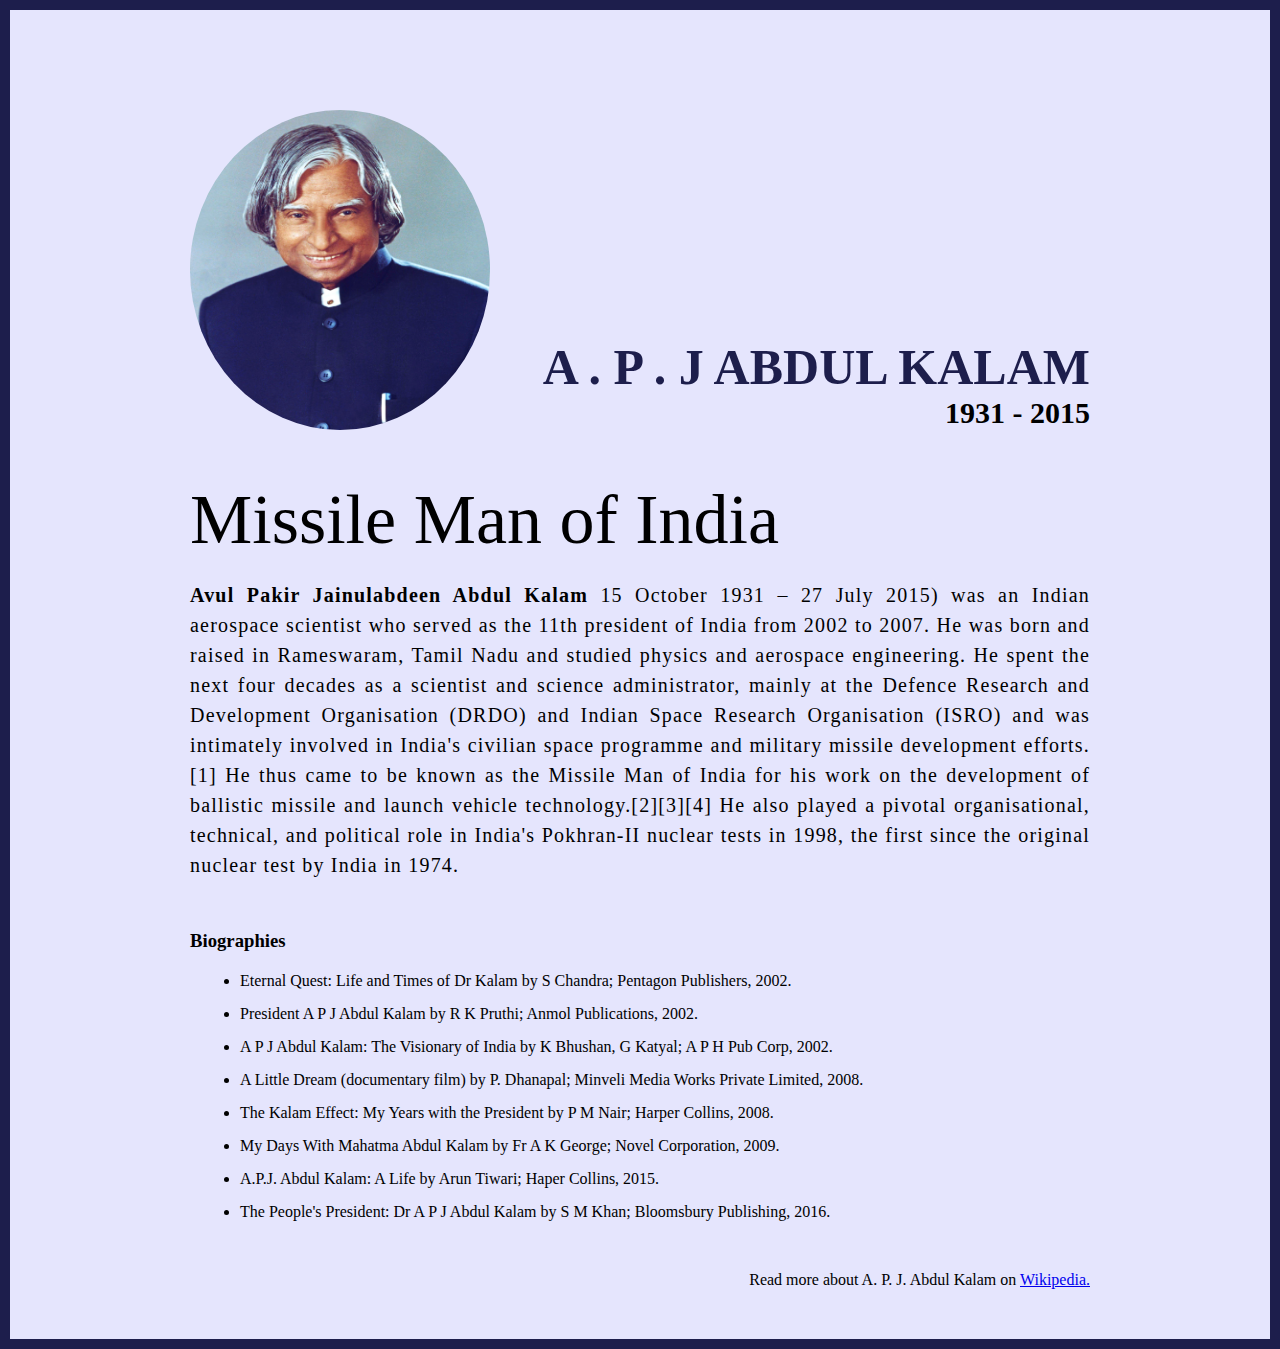
<file: 10-Practice-Project-Html-CSS-deploy-projects/Project 1/index.html>
<!DOCTYPE html>
<html lang="en">
  <head>
    <meta charset="UTF-8" />

    <meta http-equiv="X-UA-Compatible" content="IE=edge" />

    <meta name="viewport" content="width=device-width, initial-scale=1.0" />
    <title>The Tribute Website | A.P. J Abdul Kalam</title>
    <link rel="stylesheet" href="style.css" />
  </head>
  <body>
    <div class="container">
      <div class="content">
        <section class="top_section">
          <div class="image_container">
            <img src="./images/apj.jpg" alt="tribute" />
          </div>
          <div>
            <h1>A . P . J Abdul Kalam</h1>
            <h4>1931 - 2015</h4>
          </div>
        </section>
        <section class="about_section">
          <h2>Missile Man of India</h2>
          <p>
            <b>Avul Pakir Jainulabdeen Abdul Kalam</b> 15 October 1931 – 27 July
            2015) was an Indian aerospace scientist who served as the 11th
            president of India from 2002 to 2007. He was born and raised in
            Rameswaram, Tamil Nadu and studied physics and aerospace
            engineering. He spent the next four decades as a scientist and
            science administrator, mainly at the Defence Research and
            Development Organisation (DRDO) and Indian Space Research
            Organisation (ISRO) and was intimately involved in India's civilian
            space programme and military missile development efforts.[1] He thus
            came to be known as the Missile Man of India for his work on the
            development of ballistic missile and launch vehicle
            technology.[2][3][4] He also played a pivotal organisational,
            technical, and political role in India's Pokhran-II nuclear tests in
            1998, the first since the original nuclear test by India in 1974.
          </p>
        </section>
        <section class="biography_section">
          <h3>Biographies</h3>
          <ul>
            <li>
              Eternal Quest: Life and Times of Dr Kalam by S Chandra; Pentagon
              Publishers, 2002.
            </li>
            <li>
              President A P J Abdul Kalam by R K Pruthi; Anmol Publications,
              2002.
            </li>
            <li>
              A P J Abdul Kalam: The Visionary of India by K Bhushan, G Katyal;
              A P H Pub Corp, 2002.
            </li>
            <li>
              A Little Dream (documentary film) by P. Dhanapal; Minveli Media
              Works Private Limited, 2008.
            </li>
            <li>
              The Kalam Effect: My Years with the President by P M Nair; Harper
              Collins, 2008.
            </li>
            <li>
              My Days With Mahatma Abdul Kalam by Fr A K George; Novel
              Corporation, 2009.
            </li>
            <li>
              A.P.J. Abdul Kalam: A Life by Arun Tiwari; Haper Collins, 2015.
            </li>
            <li>
              The People's President: Dr A P J Abdul Kalam by S M Khan;
              Bloomsbury Publishing, 2016.
            </li>
          </ul>
        </section>
        <footer>
          <p>
            Read more about A. P. J. Abdul Kalam on
            <a href="https://en.wikipedia.org/wiki/A._P._J._Abdul_Kalam"
              >Wikipedia.</a
            >
          </p>
        </footer>
      </div>
    </div>
  </body>
</html>
</file>
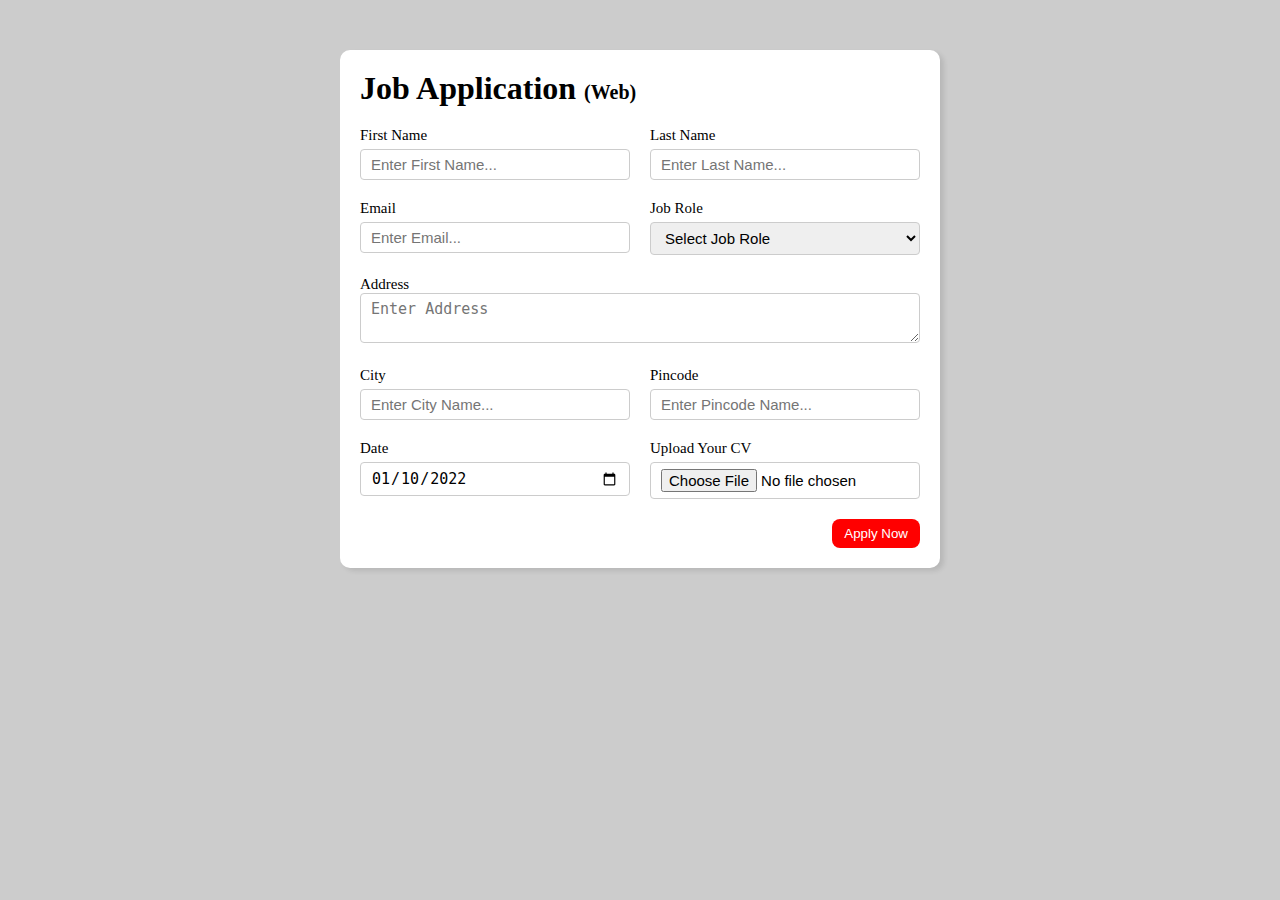
<file: 10-Practice-Project-Html-CSS-deploy-projects/Project 2/index.html>
<!DOCTYPE html>
<html lang="en">
  <head>
    <meta charset="UTF-8" />
    <meta http-equiv="X-UA-Compatible" content="IE=edge" />
    <meta name="viewport" content="width=device-width, initial-scale=1.0" />
    <title>Job Application Form</title>
    <link rel="stylesheet" href="style.css" />
  </head>
  <body>
    <div class="container">
      <div class="apply_box">
        <h1>
          Job Application
          <span class="title_small">(Web)</span>
        </h1>
        <form action="">
          <div class="form_container">
            <div class="form_control">
              <label for="first_name"> First Name </label>
              <input
                id="first_name"
                name="first_name"
                placeholder="Enter First Name..."
              />
            </div>
            <div class="form_control">
              <label for="last_name"> Last Name </label>
              <input
                id="last_name"
                name="last_name"
                placeholder="Enter Last Name..."
              />
            </div>
            <div class="form_control">
              <label for="email"> Email </label>
              <input
                type="email"
                id="email"
                name="email"
                placeholder="Enter Email..."
              />
            </div>
            <div class="form_control">
              <label for="job_role"> Job Role </label>
              <select id="job_role" name="job_role">
                <option value="">Select Job Role</option>
                <option value="frontend">Frontend Developer</option>
                <option value="backend">Backend Developer</option>
                <option value="full_stack">Full Stack Developer</option>
                <option value="ui_ux">UI UX Designer</option>
              </select>
            </div>
            <div class="textarea_control">
              <label for="address"> Address </label>
              <textarea
                id="address"
                name="address"
                row="4"
                cols="50"
                placeholder="Enter Address"
              ></textarea>
            </div>
            <div class="form_control">
              <label for="city"> City </label>
              <input id="city" name="city" placeholder="Enter City Name..." />
            </div>
            <div class="form_control">
              <label for="pincode"> Pincode </label>
              <input
                type="number"
                id="pincode"
                name="pincode"
                placeholder="Enter Pincode Name..."
              />
            </div>
            <div class="form_control">
              <label for="date"> Date </label>
              <input value="2022-01-10" type="date" id="date" name="date" />
            </div>
            <div class="form_control">
              <label for="upload"> Upload Your CV </label>
              <input type="file" id="upload" name="upload" />
            </div>
          </div>
          <div class="button_container">
            <button type="submit">Apply Now</button>
          </div>
        </form>
      </div>
    </div>
  </body>
</html>
</file>
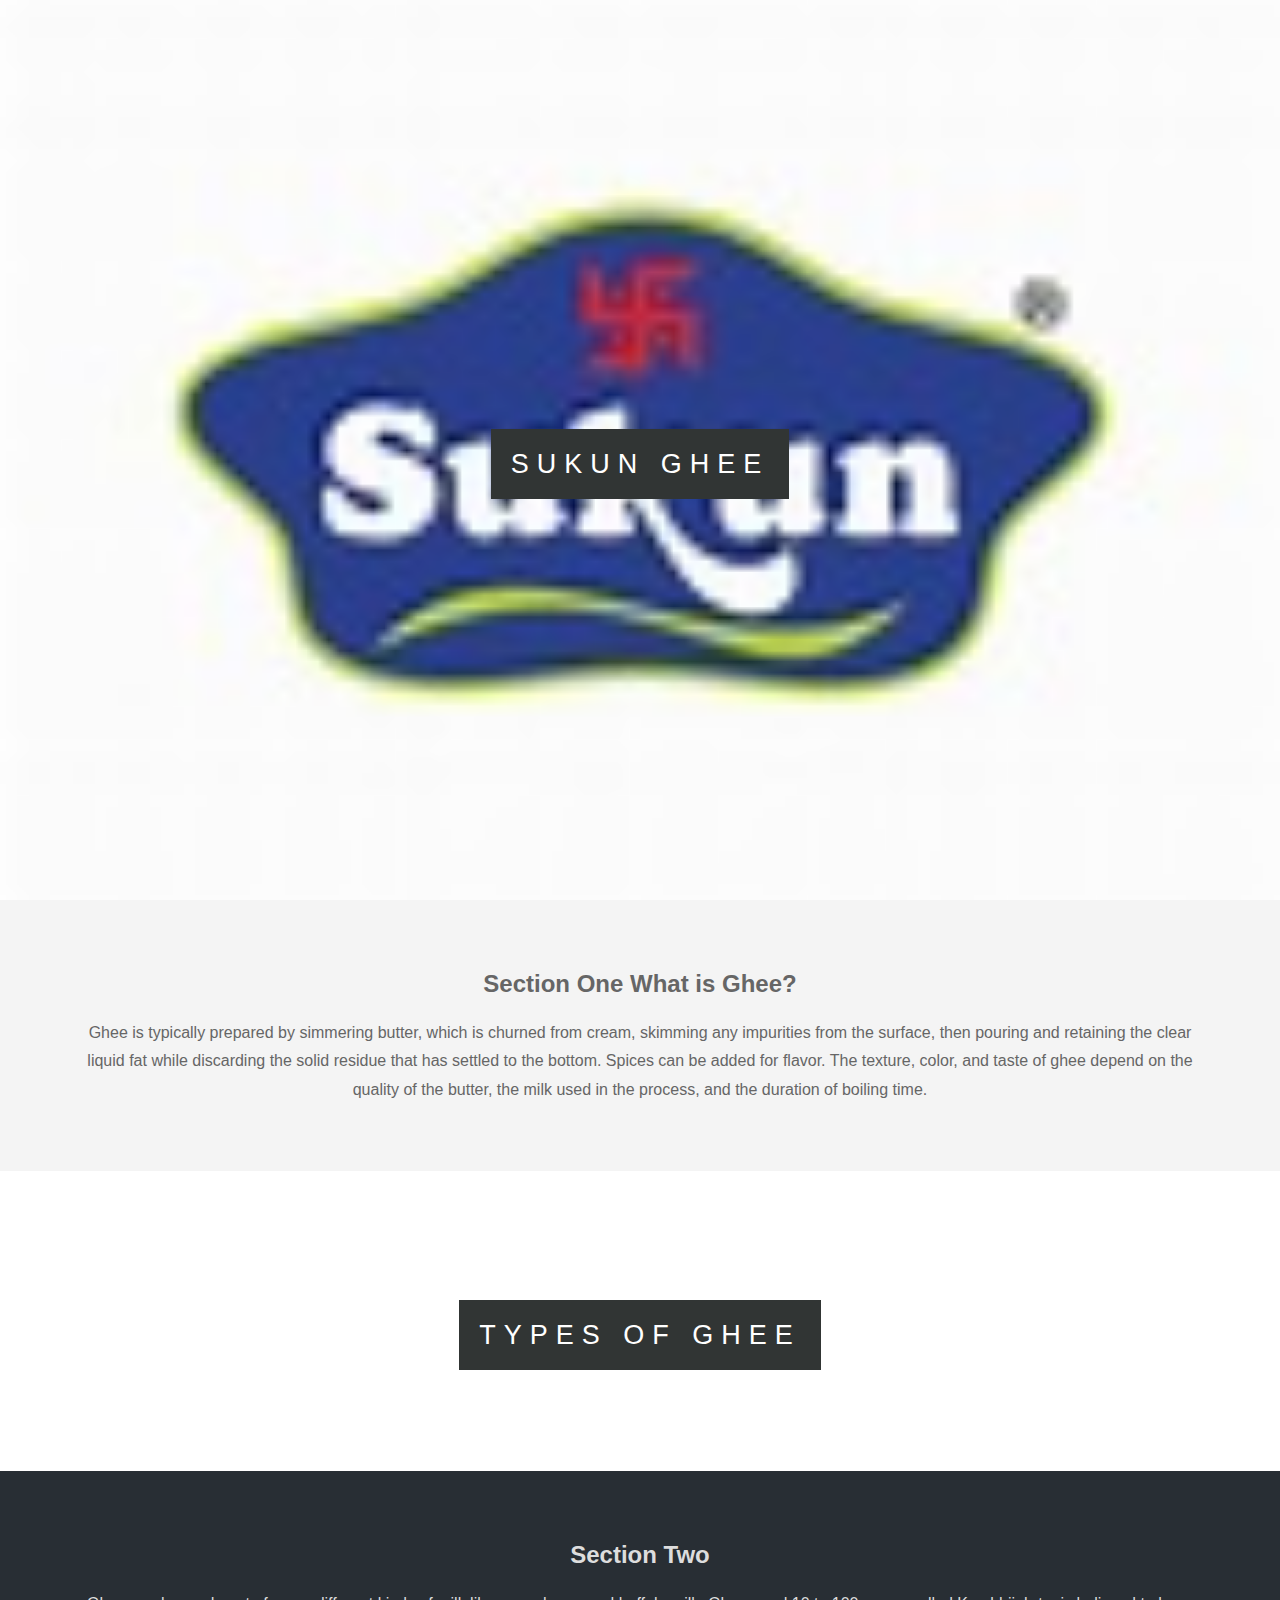
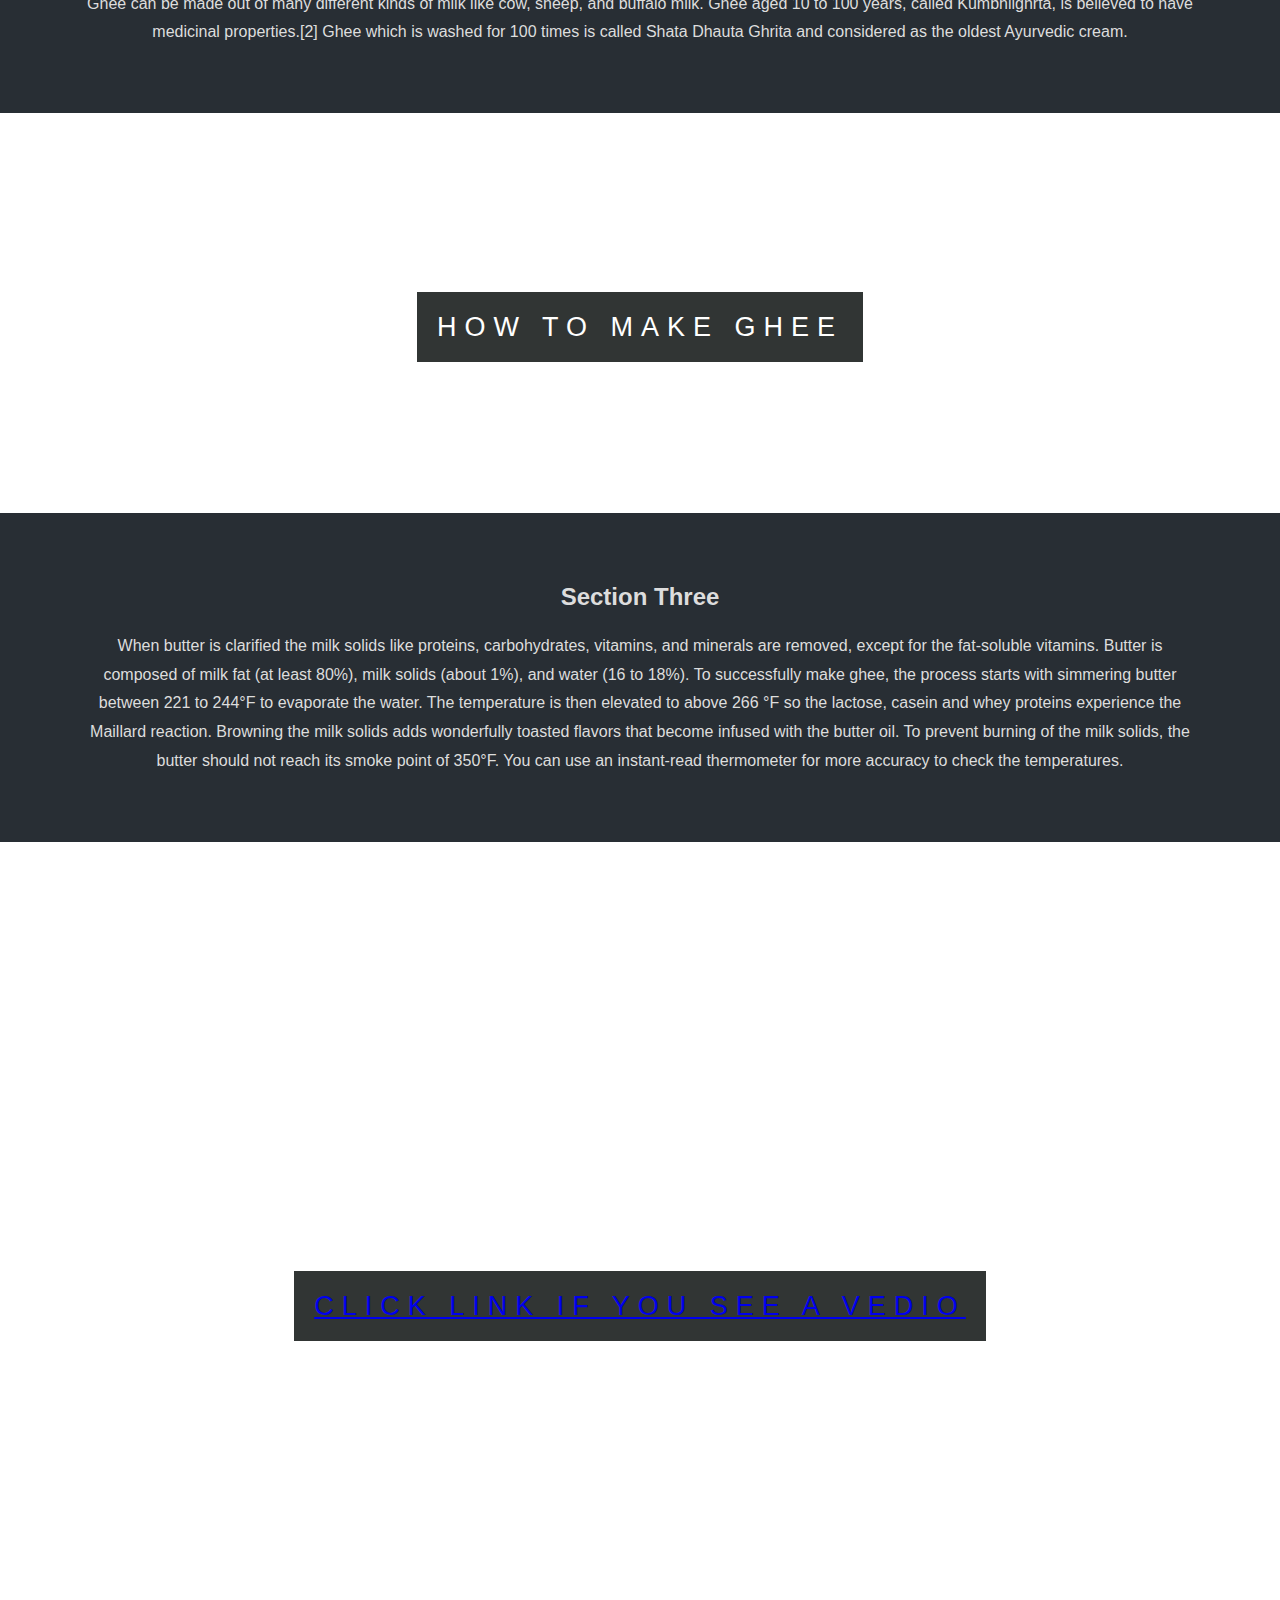
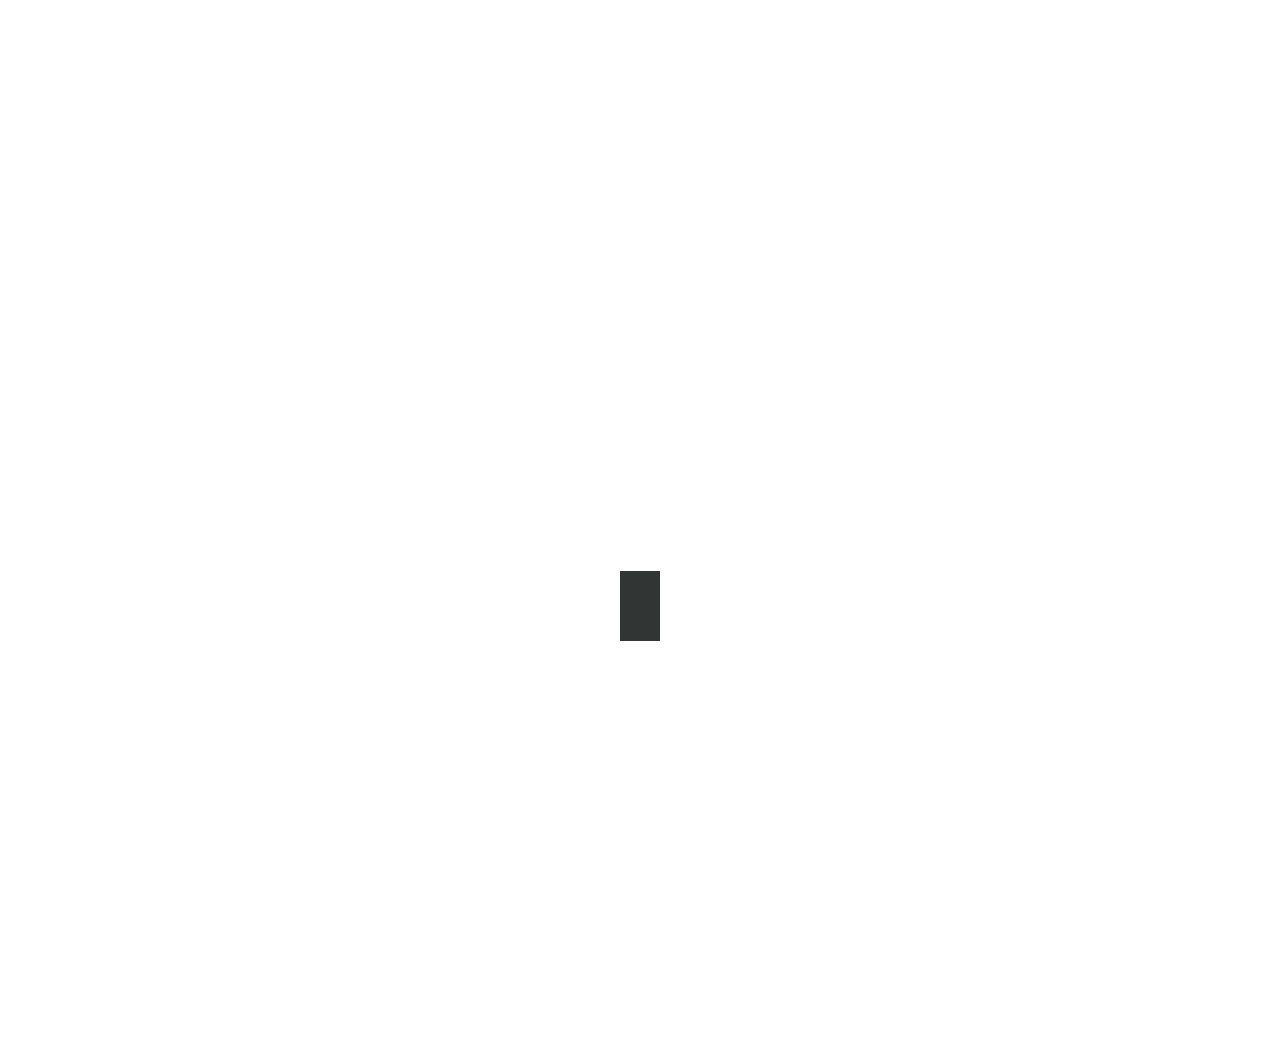
<file: 10-Practice-Project-Html-CSS-deploy-projects/Project 3/index.html>
<!DOCTYPE html>
<html lang="en">

<head>
  <meta charset="UTF-8" />
  <meta http-equiv="X-UA-Compatible" content="IE=edge" />
  <meta name="viewport" content="width=device-width, initial-scale=1.0" />
  <title>SUKUN GHEE</title>
  <link rel="stylesheet" href="style.css" />
</head>

<body>
  <section class="pimg1">
    <div class="ptext">
      <span class="textBg"> SUKUN GHEE </span>
    </div>
  </section>
  <section class="section section-light">
    <h2>Section One What is Ghee?</h2>
    <p>Ghee is typically prepared by simmering butter, which is churned from cream, skimming any impurities from the
      surface, then pouring and retaining the clear liquid fat while discarding the solid residue that has settled to
      the bottom. Spices can be added for flavor. The texture, color, and taste of ghee depend on the quality of the
      butter, the milk used in the process, and the duration of boiling time.
    </p>
  </section>
  <section class="pimg2">
    <div class="ptext">
      <span class="textBg"> Types of Ghee</span>
    </div>
  </section>
  <section class="section section-dark">
    <h2>Section Two</h2>
    <p>
      Ghee can be made out of many different kinds of milk like cow, sheep, and buffalo milk. Ghee aged 10 to 100 years,
      called Kumbhiighrta, is believed to have medicinal properties.[2] Ghee which is washed for 100 times is called
      Shata Dhauta Ghrita and considered as the oldest Ayurvedic cream.
    </p>
  </section>
  <section class="pimg3">
    <div class="ptext">
      <span class="textBg"> How to Make Ghee </span>
    </div>
  </section>
  <section class="section section-dark">
    <h2>Section Three</h2>
    <p>
      When butter is clarified the milk solids like proteins, carbohydrates, vitamins, and minerals are removed, except
      for the fat-soluble vitamins. Butter is composed of milk fat (at least 80%), milk solids (about 1%), and water (16
      to 18%).

      To successfully make ghee, the process starts with simmering butter between 221 to 244°F to evaporate the water.
      The temperature is then elevated to above 266 °F so the lactose, casein and whey proteins experience the Maillard
      reaction.

      Browning the milk solids adds wonderfully toasted flavors that become infused with the butter oil. To prevent
      burning of the milk solids, the butter should not reach its smoke point of 350°F. You can use an instant-read
      thermometer for more accuracy to check the temperatures.
    </p>
  </section>
  <section class="pimg1">
    <div class="text">
      <span class="textBg">
        <a href="https://www.youtube.com/watch?v=iTK2v_j9rcY&ab_channel=SanjeevKapoorKhazana">Click link if you see a
          vedio </a>
      </span>
    </div>
  </section>
  <section class="pimg1">
    <div class="text">
      <span class="textBg">
        
      </span>
    </div>
  </section>
</body>

</html>
</file>
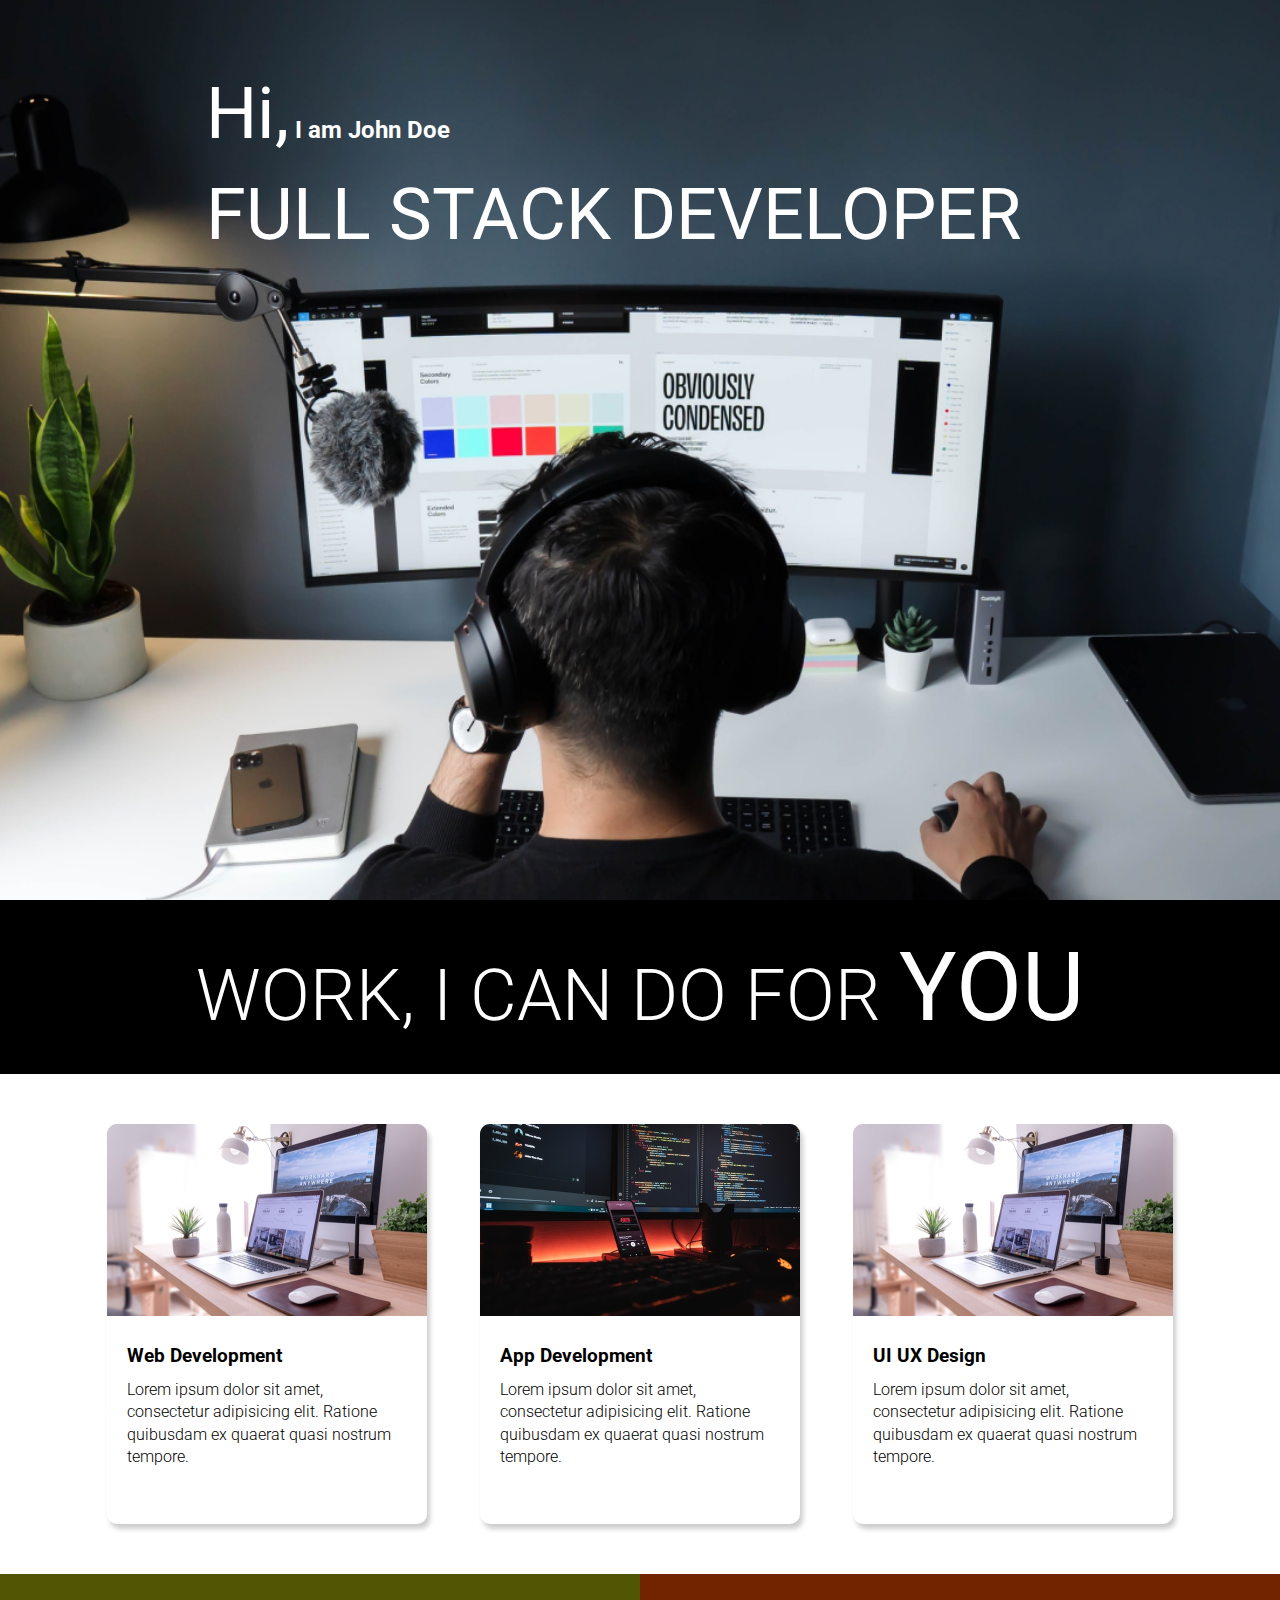
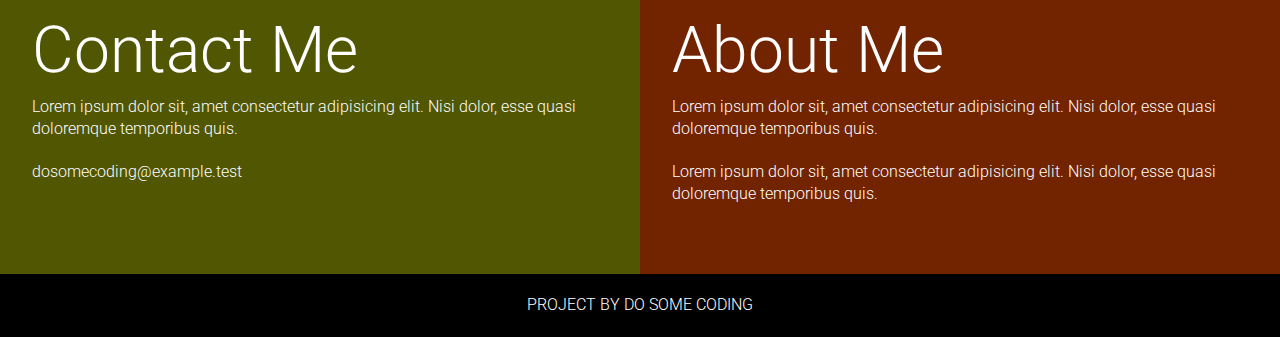
<file: 10-Practice-Project-Html-CSS-deploy-projects/Project 4/index.html>
<!DOCTYPE html>
<html lang="en">
  <head>
    <meta charset="UTF-8" />
    <meta http-equiv="X-UA-Compatible" content="IE=edge" />
    <meta name="viewport" content="width=device-width, initial-scale=1.0" />
    <title>Developer | Landing Page</title>
    <link rel="stylesheet" href="style.css" />
  </head>
  <body>
    <section class="hero_section">
      <div class="text_container">
        <h2><span class="lg_text">Hi,</span> I am John Doe</h2>
        <h1 class="lg_text">FULL STACK DEVELOPER</h1>
      </div>
    </section>
    <section class="black_box">
      <h2>WORK, I CAN DO FOR <span>YOU</span></h2>
    </section>
    <section class="work">
      <div class="grid_item">
        <div class="card">
          <div class="image_container">
            <img src="images/web.png" alt="web development" />
          </div>
          <div class="card_content">
            <h3>Web Development</h3>
            <p>
              Lorem ipsum dolor sit amet, consectetur adipisicing elit. Ratione
              quibusdam ex quaerat quasi nostrum tempore.
            </p>
          </div>
        </div>
      </div>
      <div class="grid_item">
        <div class="card">
          <div class="image_container">
            <img src="images/mobile.png" alt="app development" />
          </div>
          <div class="card_content">
            <h3>App Development</h3>
            <p>
              Lorem ipsum dolor sit amet, consectetur adipisicing elit. Ratione
              quibusdam ex quaerat quasi nostrum tempore.
            </p>
          </div>
        </div>
      </div>
      <div class="grid_item">
        <div class="card">
          <div class="image_container">
            <img src="images/web.png" alt="web development" />
          </div>
          <div class="card_content">
            <h3>UI UX Design</h3>
            <p>
              Lorem ipsum dolor sit amet, consectetur adipisicing elit. Ratione
              quibusdam ex quaerat quasi nostrum tempore.
            </p>
          </div>
        </div>
      </div>
    </section>
    <section class="bottom_section">
      <div class="contact">
        <h2>Contact Me</h2>
        <p>
          Lorem ipsum dolor sit, amet consectetur adipisicing elit. Nisi dolor,
          esse quasi doloremque temporibus quis.
        </p>
        <p>dosomecoding@example.test</p>
      </div>
      <div class="about">
        <h2>About Me</h2>

        <p>
          Lorem ipsum dolor sit, amet consectetur adipisicing elit. Nisi dolor,
          esse quasi doloremque temporibus quis.
        </p>
        <p>
          Lorem ipsum dolor sit, amet consectetur adipisicing elit. Nisi dolor,
          esse quasi doloremque temporibus quis.
        </p>
      </div>
    </section>
    <footer>Project By do some coding</footer>
  </body>
</html>
</file>
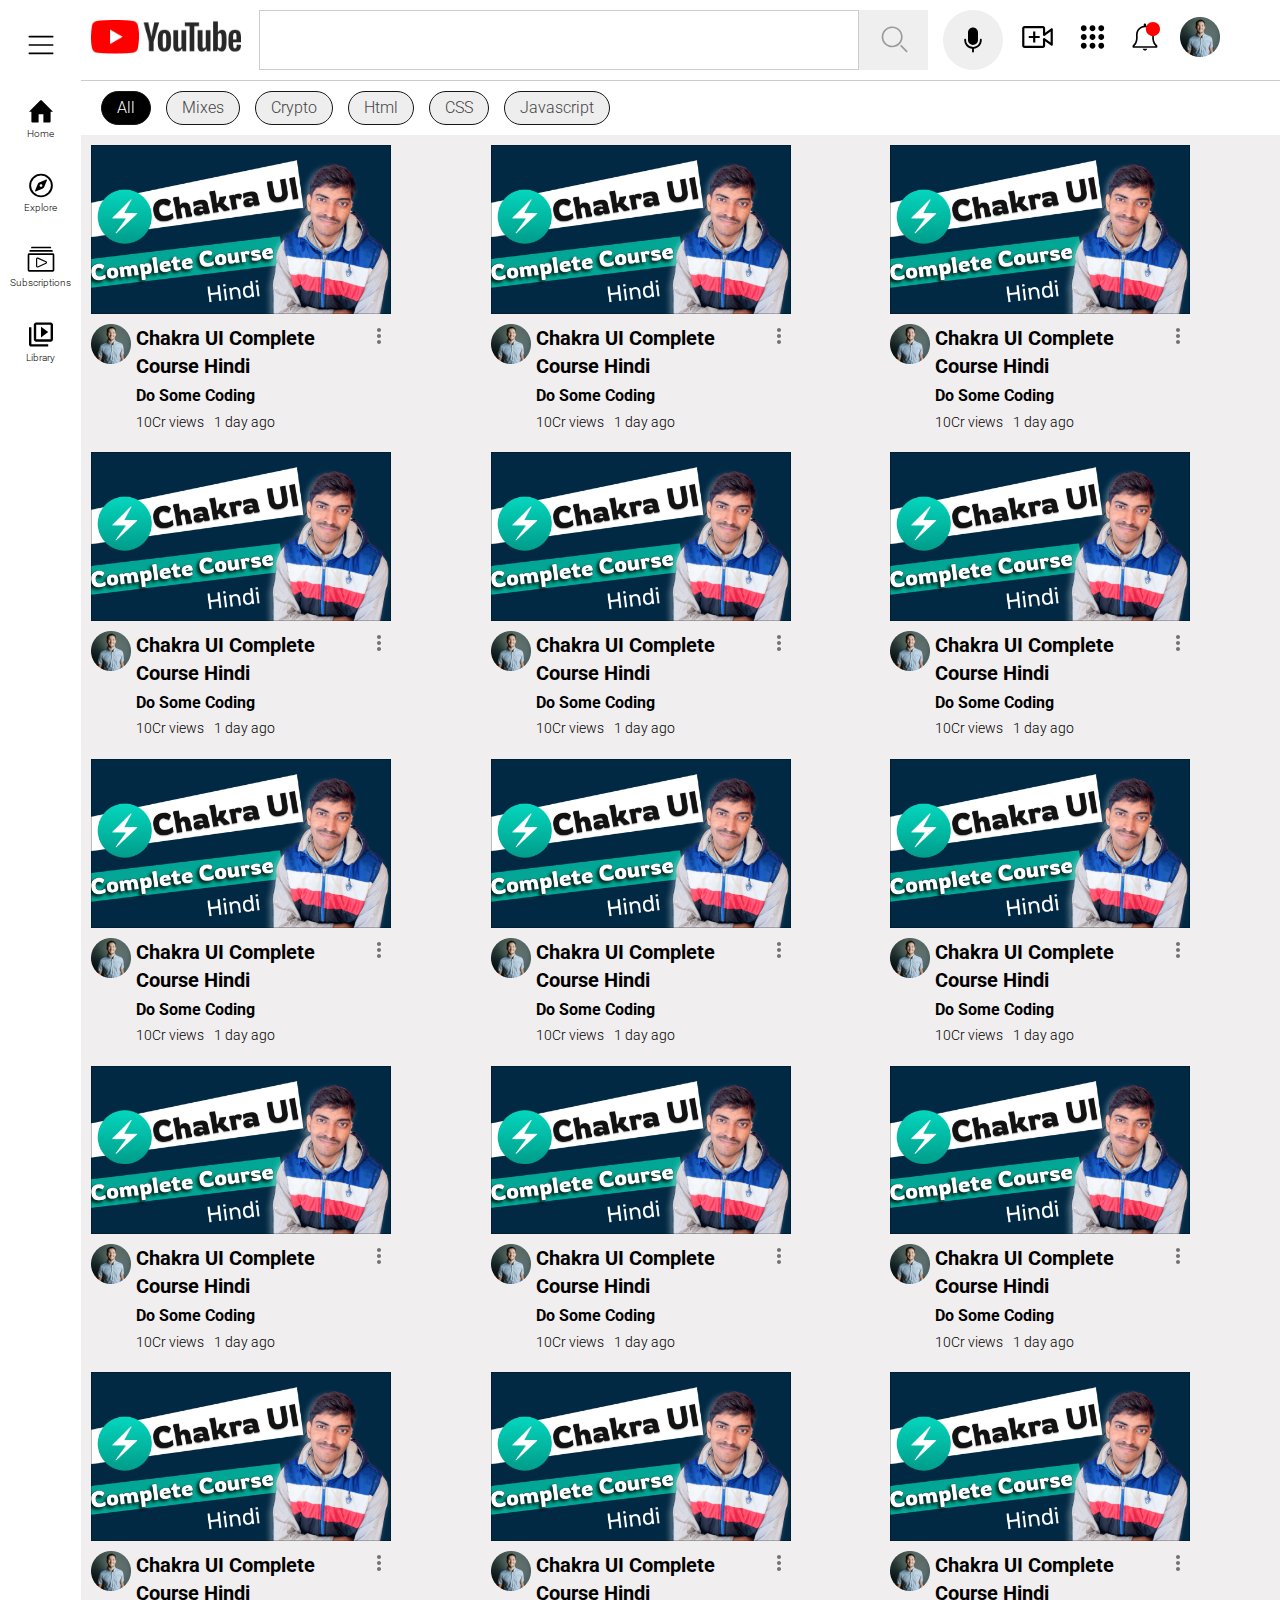
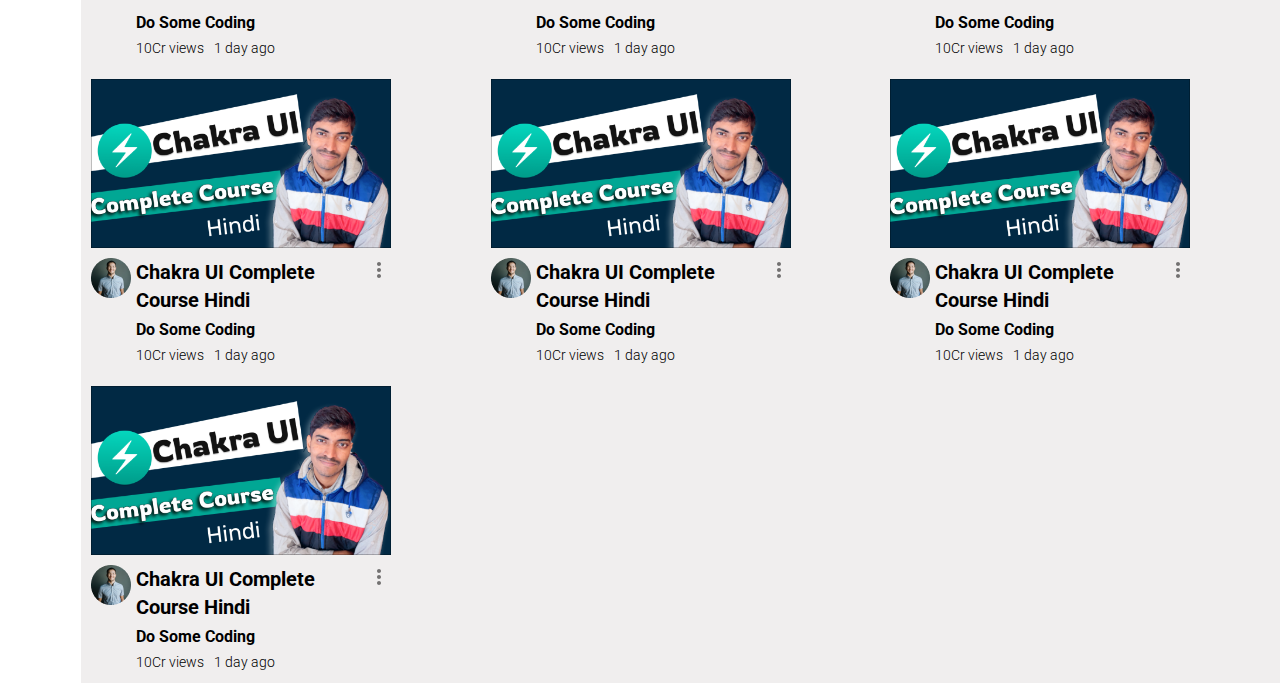
<file: 10-Practice-Project-Html-CSS-deploy-projects/Project 7/index.html>
<!DOCTYPE html>
<html lang="en">
  <head>
    <meta charset="UTF-8" />
    <meta http-equiv="X-UA-Compatible" content="IE=edge" />
    <meta name="viewport" content="width=device-width, initial-scale=1.0" />
    <title>Youtube Clone</title>
    <link rel="stylesheet" href="style.css" />
  </head>
  <body>
    <div class="container">
      <aside>
        <div class="bars">
          <img src="icons/bars.svg" alt="bars" />
        </div>

        <div class="side-icons">
          <i>
            <img src="icons/home.svg" alt="home" />
          </i>
          <p>Home</p>
        </div>
        <div class="side-icons">
          <i>
            <img src="icons/compass.svg" alt="explore" />
          </i>
          <p>Explore</p>
        </div>
        <div class="side-icons">
          <i>
            <img src="icons/video-gallary.svg" alt="gallary" />
          </i>
          <p>Subscriptions</p>
        </div>
        <div class="side-icons">
          <i>
            <img src="icons/video-library.svg" alt="library" />
          </i>
          <p>Library</p>
        </div>
      </aside>
      <div class="main-container">
        <header>
          <nav>
            <div class="logo">
              <img src="images/youtube-logo.png" alt="Youtube Logo" />
            </div>
            <div class="center-nav">
              <div class="search">
                <input type="text" />
                <button>
                  <img src="icons/search.svg" alt="search" />
                </button>
              </div>
              <div class="mic">
                <img src="icons/mic.svg" alt="mic" />
              </div>
            </div>
            <div class="side-nav">
              <i>
                <img src="icons/video-add.svg" alt="video add" />
              </i>
              <i>
                <img src="icons/dot-grid.svg" alt="grid" />
              </i>
              <i>
                <img src="icons/bell.svg" alt="bell" />
              </i>
              <i>
                <img src="images/avatar.png" alt="avatar" />
              </i>
            </div>
          </nav>
          <div class="tags">
            <div class="tag dark">All</div>
            <div class="tag light">Mixes</div>
            <div class="tag light">Crypto</div>
            <div class="tag light">Html</div>
            <div class="tag light">CSS</div>
            <div class="tag light">Javascript</div>
          </div>
        </header>
        <main>
          <div class="card-container">
            <div class="card">
              <img src="images/thumbnail.png" alt="thumbnail" />
              <div class="avatar-content">
                <div class="avatar">
                  <img src="images/avatar.png" alt="avatar" />
                </div>

                <div class="content">
                  <h3>Chakra UI Complete Course Hindi</h3>
                  <p class="channel-name">Do Some Coding</p>
                  <div class="content-status">
                    <p>10Cr views</p>
                    <p>1 day ago</p>
                  </div>
                </div>
                <div class="dots">
                  <img src="icons/dots.svg" alt="dots" />
                </div>
              </div>
            </div>
            <div class="card">
              <img src="images/thumbnail.png" alt="thumbnail" />
              <div class="avatar-content">
                <div class="avatar">
                  <img src="images/avatar.png" alt="avatar" />
                </div>

                <div class="content">
                  <h3>Chakra UI Complete Course Hindi</h3>
                  <p class="channel-name">Do Some Coding</p>
                  <div class="content-status">
                    <p>10Cr views</p>
                    <p>1 day ago</p>
                  </div>
                </div>
                <div class="dots">
                  <img src="icons/dots.svg" alt="dots" />
                </div>
              </div>
            </div>
            <div class="card">
              <img src="images/thumbnail.png" alt="thumbnail" />
              <div class="avatar-content">
                <div class="avatar">
                  <img src="images/avatar.png" alt="avatar" />
                </div>

                <div class="content">
                  <h3>Chakra UI Complete Course Hindi</h3>
                  <p class="channel-name">Do Some Coding</p>
                  <div class="content-status">
                    <p>10Cr views</p>
                    <p>1 day ago</p>
                  </div>
                </div>
                <div class="dots">
                  <img src="icons/dots.svg" alt="dots" />
                </div>
              </div>
            </div>
            <div class="card">
              <img src="images/thumbnail.png" alt="thumbnail" />
              <div class="avatar-content">
                <div class="avatar">
                  <img src="images/avatar.png" alt="avatar" />
                </div>

                <div class="content">
                  <h3>Chakra UI Complete Course Hindi</h3>
                  <p class="channel-name">Do Some Coding</p>
                  <div class="content-status">
                    <p>10Cr views</p>
                    <p>1 day ago</p>
                  </div>
                </div>
                <div class="dots">
                  <img src="icons/dots.svg" alt="dots" />
                </div>
              </div>
            </div>
            <div class="card">
              <img src="images/thumbnail.png" alt="thumbnail" />
              <div class="avatar-content">
                <div class="avatar">
                  <img src="images/avatar.png" alt="avatar" />
                </div>

                <div class="content">
                  <h3>Chakra UI Complete Course Hindi</h3>
                  <p class="channel-name">Do Some Coding</p>
                  <div class="content-status">
                    <p>10Cr views</p>
                    <p>1 day ago</p>
                  </div>
                </div>
                <div class="dots">
                  <img src="icons/dots.svg" alt="dots" />
                </div>
              </div>
            </div>
            <div class="card">
              <img src="images/thumbnail.png" alt="thumbnail" />
              <div class="avatar-content">
                <div class="avatar">
                  <img src="images/avatar.png" alt="avatar" />
                </div>

                <div class="content">
                  <h3>Chakra UI Complete Course Hindi</h3>
                  <p class="channel-name">Do Some Coding</p>
                  <div class="content-status">
                    <p>10Cr views</p>
                    <p>1 day ago</p>
                  </div>
                </div>
                <div class="dots">
                  <img src="icons/dots.svg" alt="dots" />
                </div>
              </div>
            </div>
            <div class="card">
              <img src="images/thumbnail.png" alt="thumbnail" />
              <div class="avatar-content">
                <div class="avatar">
                  <img src="images/avatar.png" alt="avatar" />
                </div>

                <div class="content">
                  <h3>Chakra UI Complete Course Hindi</h3>
                  <p class="channel-name">Do Some Coding</p>
                  <div class="content-status">
                    <p>10Cr views</p>
                    <p>1 day ago</p>
                  </div>
                </div>
                <div class="dots">
                  <img src="icons/dots.svg" alt="dots" />
                </div>
              </div>
            </div>
            <div class="card">
              <img src="images/thumbnail.png" alt="thumbnail" />
              <div class="avatar-content">
                <div class="avatar">
                  <img src="images/avatar.png" alt="avatar" />
                </div>

                <div class="content">
                  <h3>Chakra UI Complete Course Hindi</h3>
                  <p class="channel-name">Do Some Coding</p>
                  <div class="content-status">
                    <p>10Cr views</p>
                    <p>1 day ago</p>
                  </div>
                </div>
                <div class="dots">
                  <img src="icons/dots.svg" alt="dots" />
                </div>
              </div>
            </div>
            <div class="card">
              <img src="images/thumbnail.png" alt="thumbnail" />
              <div class="avatar-content">
                <div class="avatar">
                  <img src="images/avatar.png" alt="avatar" />
                </div>

                <div class="content">
                  <h3>Chakra UI Complete Course Hindi</h3>
                  <p class="channel-name">Do Some Coding</p>
                  <div class="content-status">
                    <p>10Cr views</p>
                    <p>1 day ago</p>
                  </div>
                </div>
                <div class="dots">
                  <img src="icons/dots.svg" alt="dots" />
                </div>
              </div>
            </div>
            <div class="card">
              <img src="images/thumbnail.png" alt="thumbnail" />
              <div class="avatar-content">
                <div class="avatar">
                  <img src="images/avatar.png" alt="avatar" />
                </div>

                <div class="content">
                  <h3>Chakra UI Complete Course Hindi</h3>
                  <p class="channel-name">Do Some Coding</p>
                  <div class="content-status">
                    <p>10Cr views</p>
                    <p>1 day ago</p>
                  </div>
                </div>
                <div class="dots">
                  <img src="icons/dots.svg" alt="dots" />
                </div>
              </div>
            </div>
            <div class="card">
              <img src="images/thumbnail.png" alt="thumbnail" />
              <div class="avatar-content">
                <div class="avatar">
                  <img src="images/avatar.png" alt="avatar" />
                </div>

                <div class="content">
                  <h3>Chakra UI Complete Course Hindi</h3>
                  <p class="channel-name">Do Some Coding</p>
                  <div class="content-status">
                    <p>10Cr views</p>
                    <p>1 day ago</p>
                  </div>
                </div>
                <div class="dots">
                  <img src="icons/dots.svg" alt="dots" />
                </div>
              </div>
            </div>
            <div class="card">
              <img src="images/thumbnail.png" alt="thumbnail" />
              <div class="avatar-content">
                <div class="avatar">
                  <img src="images/avatar.png" alt="avatar" />
                </div>

                <div class="content">
                  <h3>Chakra UI Complete Course Hindi</h3>
                  <p class="channel-name">Do Some Coding</p>
                  <div class="content-status">
                    <p>10Cr views</p>
                    <p>1 day ago</p>
                  </div>
                </div>
                <div class="dots">
                  <img src="icons/dots.svg" alt="dots" />
                </div>
              </div>
            </div>
            <div class="card">
              <img src="images/thumbnail.png" alt="thumbnail" />
              <div class="avatar-content">
                <div class="avatar">
                  <img src="images/avatar.png" alt="avatar" />
                </div>

                <div class="content">
                  <h3>Chakra UI Complete Course Hindi</h3>
                  <p class="channel-name">Do Some Coding</p>
                  <div class="content-status">
                    <p>10Cr views</p>
                    <p>1 day ago</p>
                  </div>
                </div>
                <div class="dots">
                  <img src="icons/dots.svg" alt="dots" />
                </div>
              </div>
            </div>
            <div class="card">
              <img src="images/thumbnail.png" alt="thumbnail" />
              <div class="avatar-content">
                <div class="avatar">
                  <img src="images/avatar.png" alt="avatar" />
                </div>

                <div class="content">
                  <h3>Chakra UI Complete Course Hindi</h3>
                  <p class="channel-name">Do Some Coding</p>
                  <div class="content-status">
                    <p>10Cr views</p>
                    <p>1 day ago</p>
                  </div>
                </div>
                <div class="dots">
                  <img src="icons/dots.svg" alt="dots" />
                </div>
              </div>
            </div>
            <div class="card">
              <img src="images/thumbnail.png" alt="thumbnail" />
              <div class="avatar-content">
                <div class="avatar">
                  <img src="images/avatar.png" alt="avatar" />
                </div>

                <div class="content">
                  <h3>Chakra UI Complete Course Hindi</h3>
                  <p class="channel-name">Do Some Coding</p>
                  <div class="content-status">
                    <p>10Cr views</p>
                    <p>1 day ago</p>
                  </div>
                </div>
                <div class="dots">
                  <img src="icons/dots.svg" alt="dots" />
                </div>
              </div>
            </div>
            <div class="card">
              <img src="images/thumbnail.png" alt="thumbnail" />
              <div class="avatar-content">
                <div class="avatar">
                  <img src="images/avatar.png" alt="avatar" />
                </div>

                <div class="content">
                  <h3>Chakra UI Complete Course Hindi</h3>
                  <p class="channel-name">Do Some Coding</p>
                  <div class="content-status">
                    <p>10Cr views</p>
                    <p>1 day ago</p>
                  </div>
                </div>
                <div class="dots">
                  <img src="icons/dots.svg" alt="dots" />
                </div>
              </div>
            </div>
            <div class="card">
              <img src="images/thumbnail.png" alt="thumbnail" />
              <div class="avatar-content">
                <div class="avatar">
                  <img src="images/avatar.png" alt="avatar" />
                </div>

                <div class="content">
                  <h3>Chakra UI Complete Course Hindi</h3>
                  <p class="channel-name">Do Some Coding</p>
                  <div class="content-status">
                    <p>10Cr views</p>
                    <p>1 day ago</p>
                  </div>
                </div>
                <div class="dots">
                  <img src="icons/dots.svg" alt="dots" />
                </div>
              </div>
            </div>
            <div class="card">
              <img src="images/thumbnail.png" alt="thumbnail" />
              <div class="avatar-content">
                <div class="avatar">
                  <img src="images/avatar.png" alt="avatar" />
                </div>

                <div class="content">
                  <h3>Chakra UI Complete Course Hindi</h3>
                  <p class="channel-name">Do Some Coding</p>
                  <div class="content-status">
                    <p>10Cr views</p>
                    <p>1 day ago</p>
                  </div>
                </div>
                <div class="dots">
                  <img src="icons/dots.svg" alt="dots" />
                </div>
              </div>
            </div>
            <div class="card">
              <img src="images/thumbnail.png" alt="thumbnail" />
              <div class="avatar-content">
                <div class="avatar">
                  <img src="images/avatar.png" alt="avatar" />
                </div>

                <div class="content">
                  <h3>Chakra UI Complete Course Hindi</h3>
                  <p class="channel-name">Do Some Coding</p>
                  <div class="content-status">
                    <p>10Cr views</p>
                    <p>1 day ago</p>
                  </div>
                </div>
                <div class="dots">
                  <img src="icons/dots.svg" alt="dots" />
                </div>
              </div>
            </div>
          </div>
        </main>
      </div>
    </div>
  </body>
</html>
</file>
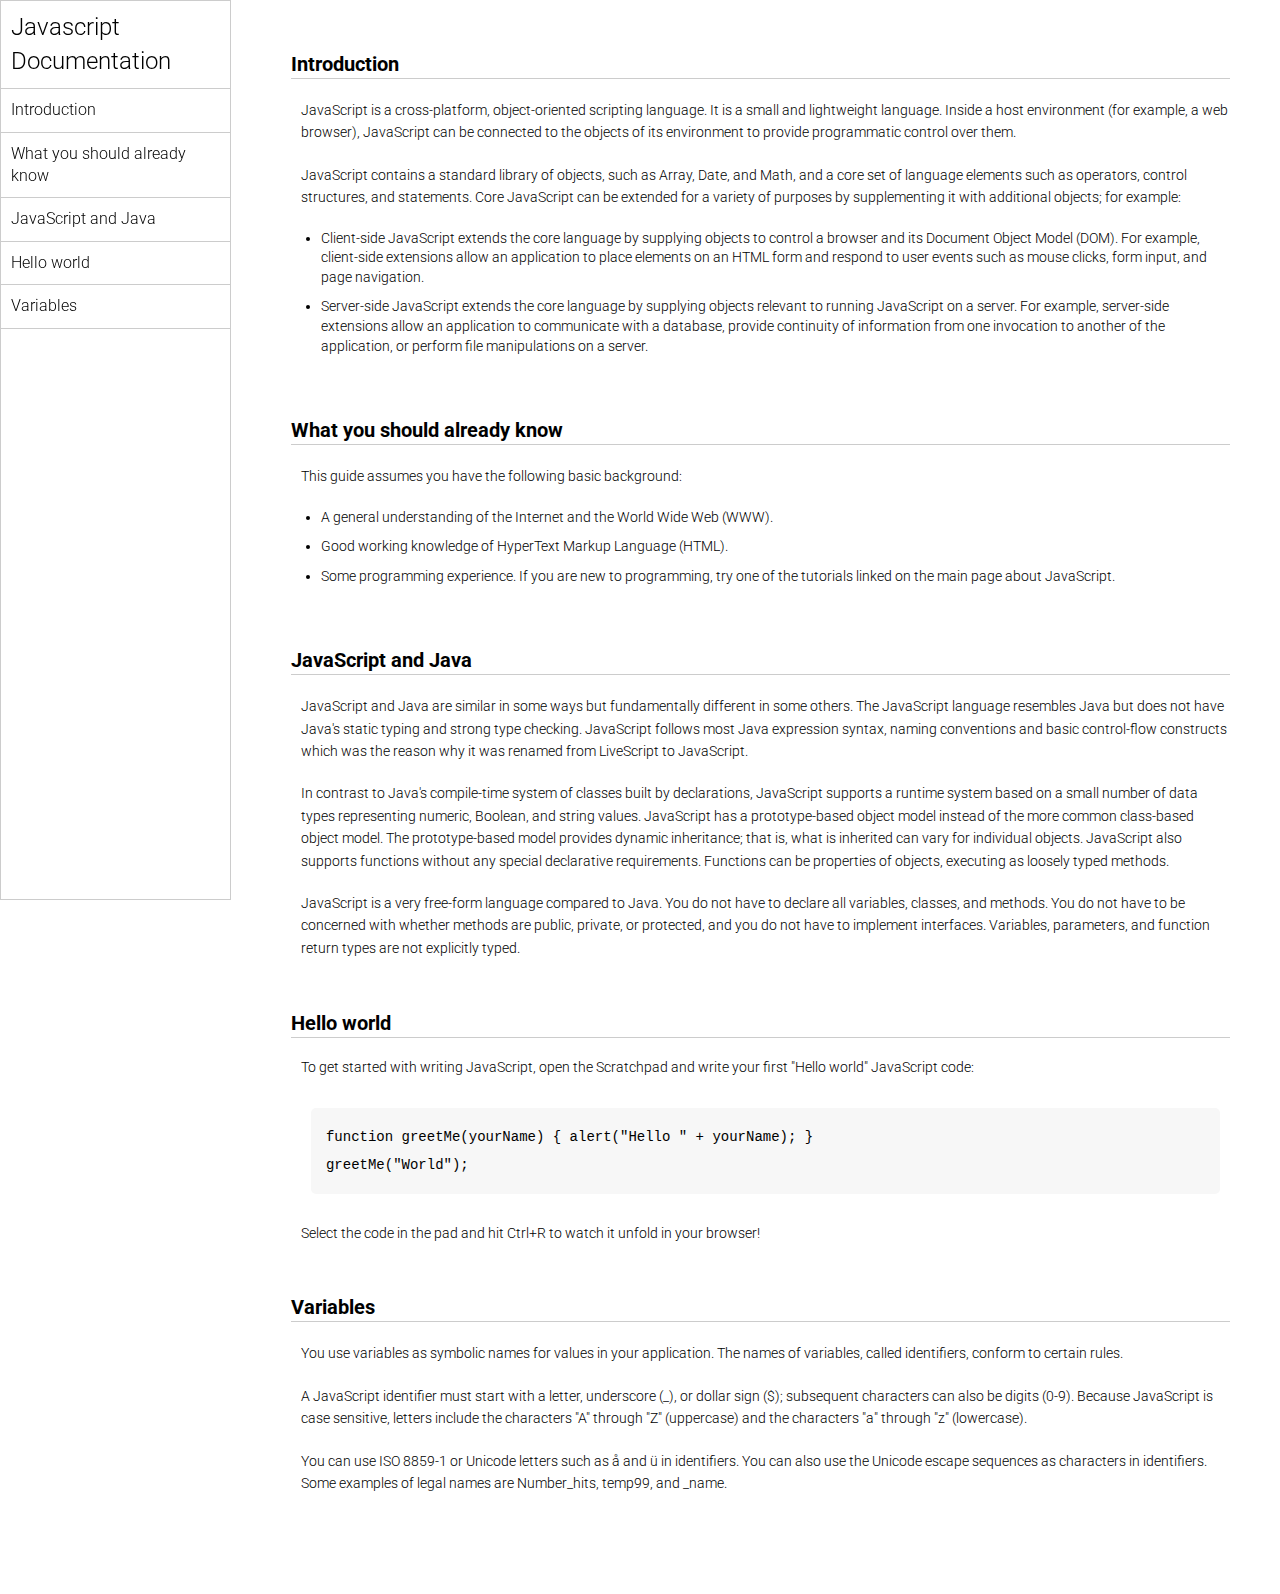
<file: 10-Practice-Project-Html-CSS-deploy-projects/Project 8/index.html>
<!DOCTYPE html>
<html lang="en">
  <head>
    <meta charset="UTF-8" />
    <meta http-equiv="X-UA-Compatible" content="IE=edge" />
    <meta name="viewport" content="width=device-width, initial-scale=1.0" />
    <title>Javascript Documentation</title>
    <link rel="stylesheet" href="style.css" />
    <link rel="stylesheet" href="style.css" />
  </head>
  <body>
    <header>
      <nav>
        <h1>Javascript Documentation</h1>
        <ul>
          <a href="#Introduction"><li>Introduction</li></a>
          <a href="#What_you_should_already_know"
            ><li>What you should already know</li></a
          >
          <a href="#JavaScript_and_Java"><li>JavaScript and Java</li></a>
          <a href="#Hello_world"><li>Hello world</li></a>
          <a href="#Variables"><li>Variables</li></a>
        </ul>
      </nav>
    </header>
    <main>
      <section id="Introduction">
        <h2>Introduction</h2>
        <article>
          <p>
            JavaScript is a cross-platform, object-oriented scripting language.
            It is a small and lightweight language. Inside a host environment
            (for example, a web browser), JavaScript can be connected to the
            objects of its environment to provide programmatic control over
            them.
          </p>

          <p>
            JavaScript contains a standard library of objects, such as Array,
            Date, and Math, and a core set of language elements such as
            operators, control structures, and statements. Core JavaScript can
            be extended for a variety of purposes by supplementing it with
            additional objects; for example:
          </p>
          <ul>
            <li>
              Client-side JavaScript extends the core language by supplying
              objects to control a browser and its Document Object Model (DOM).
              For example, client-side extensions allow an application to place
              elements on an HTML form and respond to user events such as mouse
              clicks, form input, and page navigation.
            </li>
            <li>
              Server-side JavaScript extends the core language by supplying
              objects relevant to running JavaScript on a server. For example,
              server-side extensions allow an application to communicate with a
              database, provide continuity of information from one invocation to
              another of the application, or perform file manipulations on a
              server.
            </li>
          </ul>
        </article>
      </section>
      <section id="What_you_should_already_know">
        <h2>What you should already know</h2>
        <article>
          <p>This guide assumes you have the following basic background:</p>

          <ul>
            <li>
              A general understanding of the Internet and the World Wide Web
              (WWW).
            </li>
            <li>Good working knowledge of HyperText Markup Language (HTML).</li>
            <li>
              Some programming experience. If you are new to programming, try
              one of the tutorials linked on the main page about JavaScript.
            </li>
          </ul>
        </article>
      </section>
      <section id="JavaScript_and_Java">
        <h2>JavaScript and Java</h2>
        <article>
          <p>
            JavaScript and Java are similar in some ways but fundamentally
            different in some others. The JavaScript language resembles Java but
            does not have Java's static typing and strong type checking.
            JavaScript follows most Java expression syntax, naming conventions
            and basic control-flow constructs which was the reason why it was
            renamed from LiveScript to JavaScript.
          </p>

          <p>
            In contrast to Java's compile-time system of classes built by
            declarations, JavaScript supports a runtime system based on a small
            number of data types representing numeric, Boolean, and string
            values. JavaScript has a prototype-based object model instead of the
            more common class-based object model. The prototype-based model
            provides dynamic inheritance; that is, what is inherited can vary
            for individual objects. JavaScript also supports functions without
            any special declarative requirements. Functions can be properties of
            objects, executing as loosely typed methods.
          </p>
          <p>
            JavaScript is a very free-form language compared to Java. You do not
            have to declare all variables, classes, and methods. You do not have
            to be concerned with whether methods are public, private, or
            protected, and you do not have to implement interfaces. Variables,
            parameters, and function return types are not explicitly typed.
          </p>
        </article>
      </section>
      <section id="Hello_world">
        <h2>Hello world</h2>
        <article>
          To get started with writing JavaScript, open the Scratchpad and write
          your first "Hello world" JavaScript code:
          <code
            >function greetMe(yourName) { alert("Hello " + yourName); }
            greetMe("World");
          </code>

          Select the code in the pad and hit Ctrl+R to watch it unfold in your
          browser!
        </article>
      </section>
      <section id="Variables">
        <h2>Variables</h2>
        <article>
          <p>
            You use variables as symbolic names for values in your application.
            The names of variables, called identifiers, conform to certain
            rules.
          </p>
          <p>
            A JavaScript identifier must start with a letter, underscore (_), or
            dollar sign ($); subsequent characters can also be digits (0-9).
            Because JavaScript is case sensitive, letters include the characters
            "A" through "Z" (uppercase) and the characters "a" through "z"
            (lowercase).
          </p>
          <p>
            You can use ISO 8859-1 or Unicode letters such as å and ü in
            identifiers. You can also use the Unicode escape sequences as
            characters in identifiers. Some examples of legal names are
            Number_hits, temp99, and _name.
          </p>
        </article>
      </section>
    </main>
  </body>
</html>
</file>
<file: 10-Practice-Project-Html-CSS-deploy-projects/Project 1/style.css>
* {
  margin: 0;
  padding: 0;
  box-sizing: border-box;
}

.container {
  background-color: #e5e5fd;
  min-height: 100vh;
  border: 10px solid #1d1e4c;
}

.content {
  max-width: 900px;
  margin: 0 auto;
}
.top_section {
  margin-top: 100px;
  display: flex;
  justify-content: space-between;
  align-items: flex-end;
}
.top_section h1 {
  font-size: 50px;
  font-weight: bold;
  color: #1d1e4c;
  text-transform: uppercase;
}
.top_section h4 {
  font-size: 30px;
  text-align: end;
}

.image_container {
  border-radius: 50%;
  overflow: hidden;
}

.image_container,
img {
  width: 300px;
  height: 320px;
}
.about_section {
  margin-top: 50px;
}
.about_section h2 {
  font-size: 70px;
  font-weight: 400;
  margin-bottom: 20px;
}
.about_section p {
  font-size: 20px;
  line-height: 30px;
  letter-spacing: 1.2px;
  text-align: justify;
}
.biography_section {
  margin: 50px 0;
}
.biography_section h3 {
  margin-bottom: 20px;
}
.biography_section ul {
  margin-left: 50px;
}
.biography_section li {
  margin-bottom: 15px;
}

footer {
  margin: 50px 0;
}
footer p {
  text-align: end;
}
</file>
<file: 10-Practice-Project-Html-CSS-deploy-projects/Project 2/style.css>
* {
  margin: 0;
  padding: 0;
  box-sizing: border-box;
}

body {
  background-color: #ccc;
}
.container {
  max-width: 900px;
  margin: 0 auto;
}

.apply_box {
  max-width: 600px;
  padding: 20px;
  background-color: white;
  margin: 0 auto;
  margin-top: 50px;
  box-shadow: 4px 3px 5px rgba(1, 1, 1, 0.1);
  border-radius: 10px;
}

.title_small {
  font-size: 20px;
}

.form_container {
  margin-top: 20px;
  display: grid;
  grid-template-columns: repeat(auto-fit, minmax(200px, 1fr));
  gap: 20px;
}
.form_control {
  display: flex;
  flex-direction: column;
}

label {
  font-size: 15px;
  margin-bottom: 5px;
}

input,
select,
textarea {
  padding: 6px 10px;
  border: 1px solid #ccc;
  border-radius: 4px;
  font-size: 15px;
}

input:focus {
  outline-color: red;
}

.button_container {
  display: flex;

  justify-content: flex-end;
  margin-top: 20px;
}
button {
  background-color: red;
  border: transparent solid 2px;
  padding: 5px 10px;
  color: white;
  border-radius: 8px;
  transition: 0.3s ease-in;
}
button:hover {
  background-color: #ccc;
  border: 2px solid red;
  color: black;
  transition: 0.3s ease-out;
  cursor: pointer;
}
.textarea_control {
  grid-column: 1 / span 2;
}
.textarea_control textarea {
  width: 100%;
}

@media (max-width: 460px) {
  .textarea_control {
    grid-column: 1 / span 1;
  }
} ;
</file>
<file: 10-Practice-Project-Html-CSS-deploy-projects/Project 3/style.css>
html,
body {
  height: 100%;
  margin: 0;
  font-size: 16px;
  font-family: "Lato", sans-serif;
  font-weight: 400;
  line-height: 1.8em;
  color: #666;
}
.pimg1 {
  background-image: url(images/image1.jpeg);
  min-height: 100%;
}
.pimg2 {
  background-image: url(images/image2.jpeg);
  min-height: 300px;
}
.pimg3 {
  background-image: url(images/image3.jpeg);
  min-height: 400px;
}
.pimg1,
.pimg2,
.pimg3 {
  position: relative;
  background-position: center;
  background-size: cover;
  background-repeat: no-repeat;
  background-attachment: fixed;
}

.ptext {
  position: absolute;
  top: 50%;
  width: 100%;
  text-align: center;
  color: black;
  font-size: 27px;
  letter-spacing: 8px;
  text-transform: uppercase;
}
.textBg {
  background: #313534;
  color: #fff;
  padding: 20px;
}
.textBg:hover {
  background: silver;
  color: #fff;
  padding: 20px;
}
.section {
  padding: 50px 80px;
  text-align: center;
}
.section-light {
  background-color: #f4f4f4;
  color: #666;
}
.section-dark {
  background-color: #282e34;
  color: #ddd;
}
.text{
  position: absolute;
  top: 50%;
  width: 100%;
  text-align: center;
  color: silver;
  font-size: 27px;
  letter-spacing: 8px;
  text-transform: uppercase;

}
</file>
<file: 10-Practice-Project-Html-CSS-deploy-projects/Project 4/style.css>
@import url("https://fonts.googleapis.com/css2?family=Roboto:ital,wght@0,100;0,300;0,400;0,500;0,700;0,900;1,100;1,300;1,400;1,500;1,700;1,900&display=swap");
* {
  margin: 0;
  padding: 0;
  box-sizing: border-box;
}

html,
body {
  line-height: 1.4;
  font-weight: 300;
  font-family: "Roboto", sans-serif;
}

.hero_section {
  background-image: url(images/developer.png);
  min-height: 100vh;
  background-position: center;
  background-size: cover;
  background-repeat: no-repeat;
}
.text_container {
  color: white;
  max-width: 900px;
  margin: 0 auto;
  padding-top: 64px;
  padding-left: 16px;
}
.lg_text {
  font-size: 72px;
  font-weight: 400;
}
.black_box {
  background-color: #000;
  padding: 20px;
}
.black_box h2 {
  font-size: 72px;
  color: white;
  text-align: center;
  font-weight: 300;
}

.black_box h2 span {
  font-weight: 400;
  font-size: 96px;
}
.work {
  display: grid;
  gap: 20px;
  grid-template-columns: repeat(auto-fit, minmax(320px, 1fr));

  max-width: 1100px;
  margin: 50px auto;
}
.grid_item {
  display: flex;
  justify-content: center;
  align-items: center;
}
.card {
  max-width: 320px;
  height: 400px;
  border-radius: 10px;
  box-shadow: 3px 5px 5px rgba(1, 1, 1, 0.2);
  transition: 0.2s ease-in-out;
}
.card:hover {
  transform: scale(1.04);
  box-shadow: 3px 5px 5px rgba(1, 1, 1, 0.3);
  transition: 0.2s ease-in-out;
}
.card_content {
  padding: 20px;
}
.card_content h3 {
  margin-bottom: 10px;
}
.bottom_section {
  display: flex;
}
.contact {
  background-color: #515603;
}
.about {
  background-color: #722300;
}

.contact,
.about {
  min-height: 300px;
  padding: 32px;
  color: white;
}
.about h2,
.contact h2 {
  font-size: 64px;
  font-weight: 300;
}
.about p,
.contact p {
  margin-bottom: 20px;
}

footer {
  text-align: center;
  text-transform: uppercase;
  background-color: #000;
  padding: 20px;
  color: white;
}
@media (max-width: 786px) {
  .hero_section {
    min-height: 50vh;
  }
  .text_container {
    padding: 10px 0;
    text-align: center;
  }
  .lg_text {
    font-size: 32px;
  }
  .black_box h2 {
    font-size: 24px;
  }
  .black_box h2 span {
    font-weight: 400;
    font-size: 32px;
  }
  .bottom_section {
    flex-direction: column;
  }
  h1 {
    font-size: 32px;
  }
  .about h2,
  .contact h2 {
    font-size: 32px;
  }
}
</file>
<file: 10-Practice-Project-Html-CSS-deploy-projects/Project 7/style.css>
@import url("https://fonts.googleapis.com/css2?family=Roboto:ital,wght@0,100;0,300;0,500;0,700;0,900;1,100;1,300;1,400;1,500;1,700;1,900&display=swap");

* {
  margin: 0;
  padding: 0;
  box-sizing: border-box;
}

html,
body {
  font-family: "Roboto", sans-serif;
  font-weight: 300;
  line-height: 1.4;
}

nav {
  display: flex;
  justify-content: space-between;
  align-items: center;
  padding: 10px;
}
.logo img {
  width: 150px;
  height: auto;
}

.center-nav {
  display: flex;
}
.search {
  display: flex;
}
.search input {
  min-width: 600px;
  padding: 10px 20px;
  border: 0.5px solid #ccc;
}
.search button {
  border: none;
  padding: 10px 20px;
}

.mic {
  padding: 15px;
  border-radius: 50%;
  background: rgb(240, 239, 239);
  display: grid;
  place-items: center;
  margin-left: 15px;
}
.mic img {
  width: 30px;
}

.side-nav {
  display: flex;
  align-items: center;
  justify-content: center;
  gap: 20px;
  margin-right: 50px;
}

.tags {
  display: flex;
  padding: 10px 20px;
  gap: 15px;
  border-top: 1px solid #ccc;
}
.tag {
  padding: 5px 15px;
  border-radius: 20px;
  border: 1px solid rgb(22, 22, 22);
}
.dark {
  background: #000;
  color: white;
}
.light {
  background: rgb(238, 238, 238);
  color: rgb(67, 67, 67);
}

.container {
  display: flex;
}

aside {
  padding: 10px;
  display: flex;
  flex-direction: column;
  align-items: center;
  gap: 30px;
}

.side-icons {
  display: flex;
  flex-direction: column;
  align-items: center;
  justify-content: center;
}
.side-icons img {
  width: 30px;
}

.side-icons p {
  font-size: 10px;
  margin-top: -5px;
}
.bars {
  margin-top: 20px;
}
.main-container {
  width: 100%;
}
main {
  min-height: 100vh;
  background: rgb(240, 238, 238);
}

.card-container {
  display: grid;
  grid-template-columns: repeat(auto-fit, minmax(320px, 1fr));
}
.card {
  padding: 10px;
  max-width: 320px;
  display: flex;
  flex-direction: column;
}
.avatar-content {
  padding-top: 10px;
  display: flex;
  gap: 5px;
}
.card h3 {
  font-size: 20px;
}

.content {
  display: flex;
  flex-direction: column;
  gap: 5px;
}
.channel-name {
  font-size: 16px;
  font-weight: bold;
}
.content-status {
  display: flex;
  font-size: 14px;
  gap: 10px;
}
</file>
<file: 10-Practice-Project-Html-CSS-deploy-projects/Project 8/style.css>
@import url("https://fonts.googleapis.com/css2?family=Roboto:ital,wght@0,100;0,300;0,500;0,700;0,900;1,100;1,300;1,400;1,500;1,700;1,900&display=swap");

* {
  margin: 0;
  padding: 0;
  box-sizing: border-box;
}
html,
body {
  font-family: "Roboto", sans-serif;
  font-weight: 300;
  line-height: 1.4;
  scroll-behavior: smooth;
}

a {
  text-decoration: none;
}

body {
  display: flex;
  gap: 10px;
}

header {
  border: 1px solid #ccc;
  height: 100vh;
  position: sticky;
  top: 0;
}
nav {
  /* padding: 20px 10px; */
}
nav h1 {
  font-size: 1.5rem;
  font-weight: 300;
  padding: 10px;
  border-bottom: 1px solid #ccc;
}

nav ul {
  list-style: none;
}
nav ul li {
  border-bottom: 1px solid #ccc;
  padding: 10px;
  color: black;
}
nav ul li:hover {
  background: #ccc;
  transition: 0.3s ease-in-out;
}

/* Main Section */

main {
  padding: 50px;
}

section {
  margin-bottom: 50px;
  scroll-margin: 50px;
}

section article {
  max-width: 1200px;
  font-size: 14px;
}
section h2 {
  font-size: 20px;
  border-bottom: 1px solid #ccc;
  margin-bottom: 20px;
}

section article {
  margin-left: 10px;
  display: flex;
  flex-direction: column;
  gap: 20px;
}

section article ul {
  margin-left: 20px;
}
section article ul li {
  margin-bottom: 10px;
}

section article p {
  font-size: 14px;
  line-height: 1.6;
}

code {
  display: block;
  text-align: left;
  white-space: pre-line;
  line-height: 2;
  background-color: #f7f7f7;
  padding: 15px;
  margin: 10px;
  border-radius: 5px;
}
</file>
